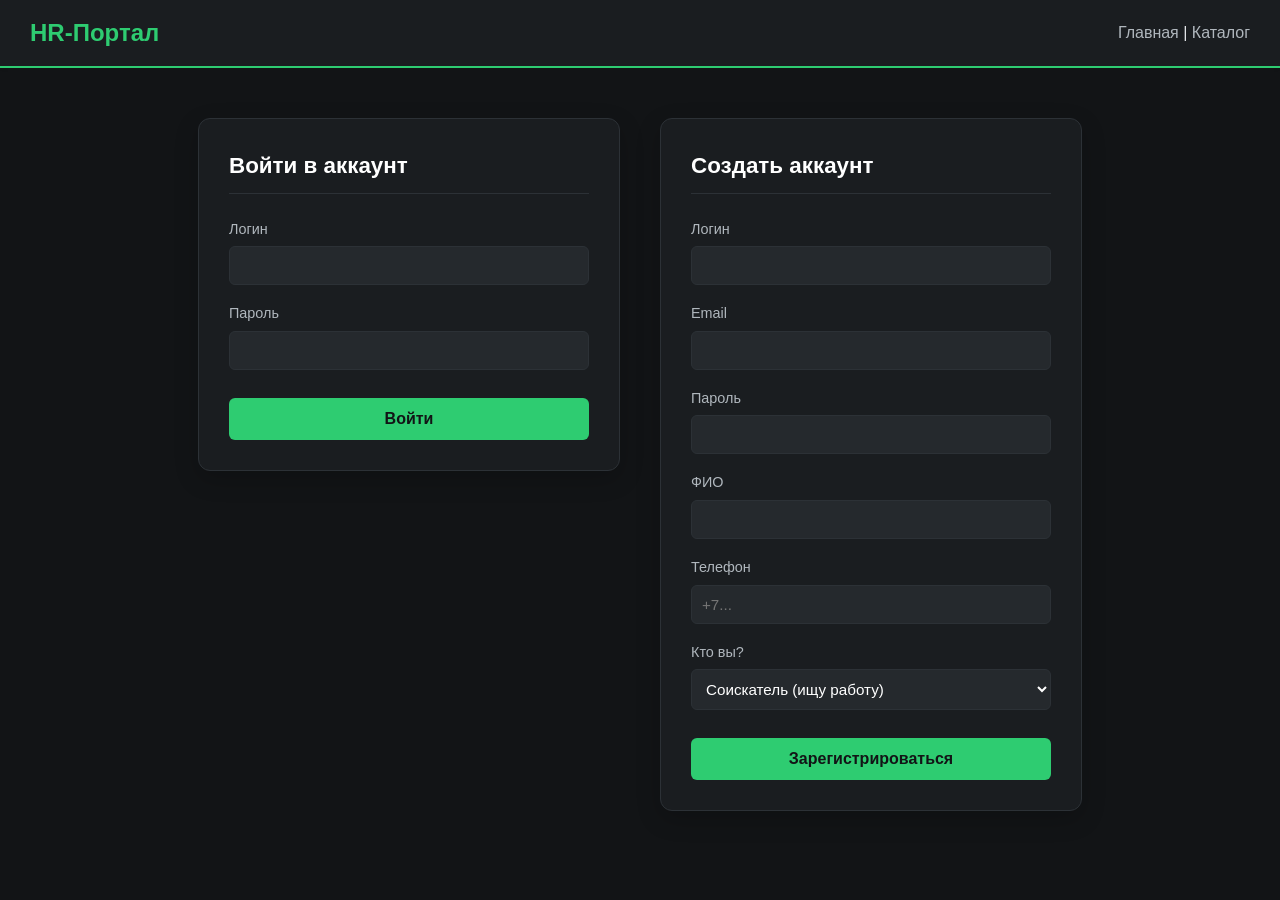
<file: templates/auth.html>
<!DOCTYPE html>
<html lang="ru">
<head>
    <meta charset="UTF-8">
    <title>Авторизация / Регистрация</title>
    <link rel="stylesheet" href="/static/css/style.css">
    <style>
        body {
            background-color: #121416;
            color: #e3e6e8;
            font-family: 'Segoe UI', Tahoma, Geneva, Verdana, sans-serif;
            margin: 0;
            padding: 0;
        }
        header {
            background-color: #1a1d20;
            border-bottom: 2px solid #2ecc71;
            padding: 15px 30px;
            display: flex;
            justify-content: space-between;
            align-items: center;
        }
        header h1 {
            margin: 0;
            font-size: 1.5rem;
            color: #2ecc71;
        }
        header nav a {
            color: #b0b7bd;
            text-decoration: none;
            font-weight: 500;
            transition: color 0.2s;
        }
        header nav a:hover {
            color: #2ecc71;
        }
        main {
            display: flex;
            gap: 40px;
            justify-content: center;
            align-items: flex-start;
            padding: 50px 20px;
            flex-wrap: wrap;
        }
        section {
            background: #1a1d20;
            padding: 30px;
            border-radius: 12px;
            border: 1px solid #2c3136;
            width: 360px;
            box-shadow: 0 8px 24px rgba(0,0,0,0.2);
        }
        h2 {
            margin-top: 0;
            margin-bottom: 25px;
            color: #ffffff;
            font-size: 1.4rem;
            border-bottom: 1px solid #2c3136;
            padding-bottom: 10px;
        }
        .form-group {
            margin-bottom: 18px;
        }
        label {
            display: block;
            margin-bottom: 6px;
            color: #b0b7bd;
            font-size: 0.9rem;
        }
        input[type="text"],
        input[type="password"],
        input[type="email"],
        select {
            width: 100%;
            padding: 10px;
            border-radius: 6px;
            border: 1px solid #2c3136;
            background-color: #25292d;
            color: #ffffff;
            box-sizing: border-box;
            font-size: 0.95rem;
            transition: border-color 0.2s;
        }
        input:focus, select:focus {
            outline: none;
            border-color: #2ecc71;
        }
        button[type="submit"] {
            width: 100%;
            background: #2ecc71;
            color: #121416;
            border: none;
            padding: 12px;
            border-radius: 6px;
            cursor: pointer;
            font-weight: bold;
            font-size: 1rem;
            transition: background 0.2s, transform 0.1s;
            margin-top: 10px;
        }
        button[type="submit"]:hover {
            background: #27ae60;
        }
        button[type="submit"]:active {
            transform: scale(0.98);
        }
    </style>
</head>
<body>
    <header>
        <h1>HR-Портал</h1>
        <nav><a href="/">Главная</a> | <a href="/vacancies">Каталог</a></nav>
    </header>

    <main>
        <section>
            <h2>Войти в аккаунт</h2>
            <form action="/api/login" method="POST">
                <div class="form-group">
                    <label>Логин</label>
                    <input type="text" name="username" required>
                </div>
                <div class="form-group">
                    <label>Пароль</label>
                    <input type="password" name="password" required>
                </div>
                <button type="submit">Войти</button>
            </form>
        </section>

        <section>
            <h2>Создать аккаунт</h2>
            <form action="/api/register" method="POST">
                <div class="form-group">
                    <label>Логин</label>
                    <input type="text" name="username" required>
                </div>
                <div class="form-group">
                    <label>Email</label>
                    <input type="email" name="email" required>
                </div>
                <div class="form-group">
                    <label>Пароль</label>
                    <input type="password" name="password" required>
                </div>
                <div class="form-group">
                    <label>ФИО</label>
                    <input type="text" name="full_name" required>
                </div>
                <div class="form-group">
                    <label>Телефон</label>
                    <input type="text" name="phone" placeholder="+7..." required>
                </div>
                <div class="form-group">
                    <label>Кто вы?</label>
                    <select name="role">
                        <option value="candidate">Соискатель (ищу работу)</option>
                        <option value="recruiter">Рекрутер (ищу сотрудников)</option>
                    </select>
                </div>
                <button type="submit">Зарегистрироваться</button>
            </form>
        </section>
    </main>
</body>
</html>
</file>
<file: static/css/style.css>
/* @import url('https://fonts.googleapis.com/css2?family=Inter:wght@400;500;600;700&display=swap'); */

:root {
    --primary-color: #007bff;
    --primary-hover: #0056b3;
    --success-color: #28a745;
    --danger-color: #dc3545;
    --bg-color: #f4f6f9;
    --text-color: #333333;
    --text-muted: #6c757d;
    --border-color: #e0e0e0;
    --card-bg: #ffffff;
}

body {
    font-family: 'Inter', -apple-system, BlinkMacSystemFont, "Segoe UI", Roboto, sans-serif;
    background-color: var(--bg-color);
    color: var(--text-color);
    margin: 0;
    padding: 0;
    line-height: 1.5;
}

/* Шапка сайта */
header {
    background-color: var(--card-bg);
    border-bottom: 1px solid var(--border-color);
    box-shadow: 0 2px 4px rgba(0, 0, 0, 0.02);
}

header h1 {
    margin: 0;
    font-size: 1.6rem;
    color: var(--primary-color);
    font-weight: 700;
}

nav a {
    color: var(--text-color);
    text-decoration: none;
    font-weight: 500;
    transition: color 0.2s ease;
}

nav a:hover {
    color: var(--primary-color);
}

/* Кнопки общего назначения */
button, .btn {
    font-family: inherit;
    font-weight: 600;
    border-radius: 6px;
    transition: all 0.2s ease-in-out;
    display: inline-flex;
    align-items: center;
    justify-content: center;
}

button:hover {
    transform: translateY(-1px);
    box-shadow: 0 4px 8px rgba(0, 0, 0, 0.08);
}

button:active {
    transform: translateY(0);
}

/* Поля ввода и селекты */
input[type="text"],
input[type="number"],
input[type="password"],
input[type="email"],
select,
textarea {
    font-family: inherit;
    font-size: 0.95rem;
    border: 1px solid var(--border-color);
    border-radius: 6px;
    background-color: #ffffff;
    transition: border-color 0.2s ease, box-shadow 0.2s ease;
    outline: none;
}

input:focus, select:focus, textarea:focus {
    border-color: var(--primary-color);
    box-shadow: 0 0 0 3px rgba(0, 123, 255, 0.15);
}

/* Интерактивные теги (Баджи) */
.badge {
    display: inline-block;
    padding: 4px 10px;
    border-radius: 20px;
    font-size: 0.8rem;
    font-weight: 600;
}

/* Модальные окна отклика */
.modal-content {
    animation: slideUp 0.3s ease-out;
    box-shadow: 0 10px 25px rgba(0, 0, 0, 0.15);
}

@keyframes slideUp {
    from {
        transform: translateY(20px);
        opacity: 0;
    }
    to {
        transform: translateY(0);
        opacity: 1;
    }
}

/* Медиа-запрос для мобильных устройств (Экран меньше 768px) */
@media (max-width: 768px) {
    main {
        flex-direction: column !important;
    }
    aside, section {
        width: 100% !important;
        margin-bottom: 20px;
    }
}
</file>
